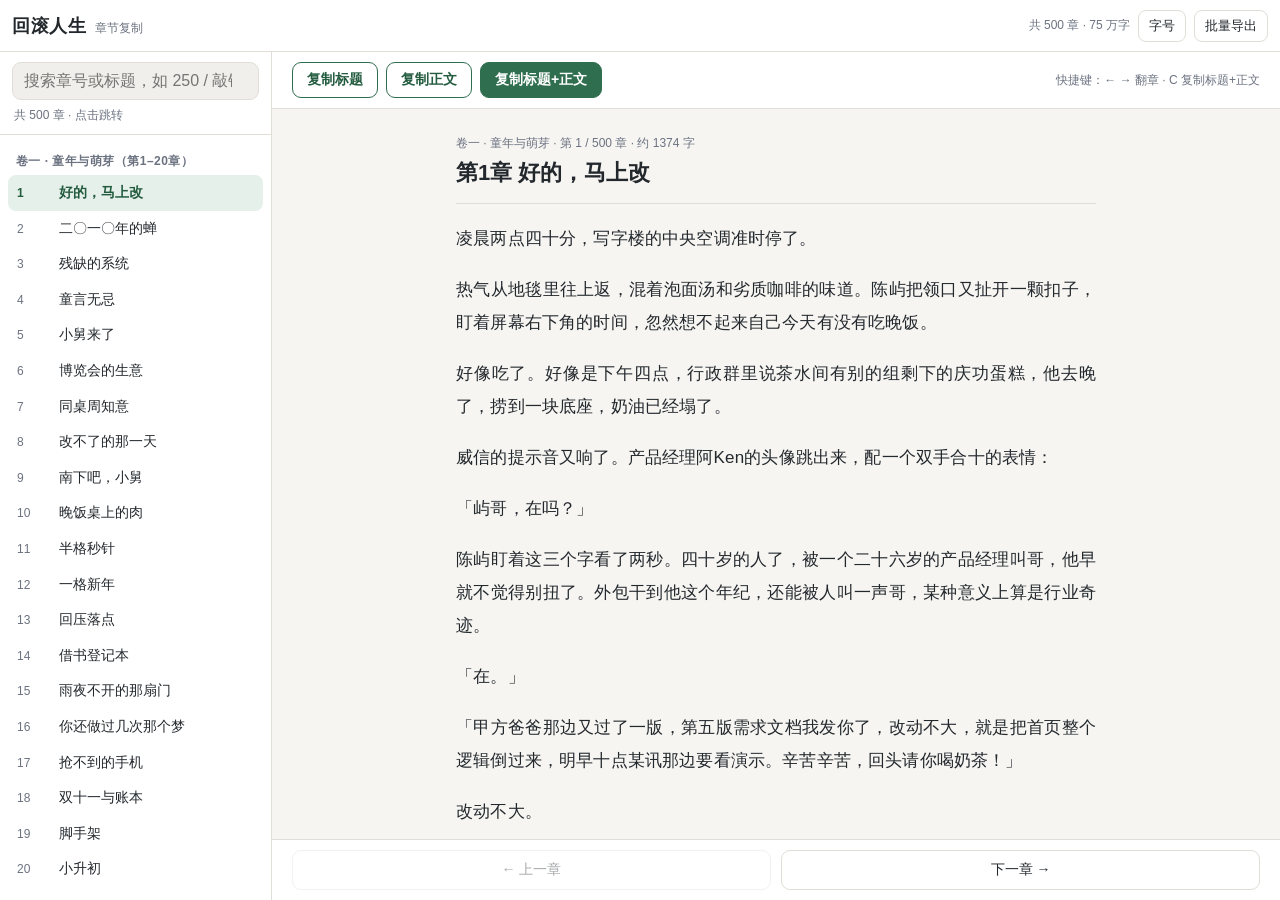
<file: index.html>
<!DOCTYPE html>
<html lang="zh-CN">
<head>
<meta charset="utf-8">
<meta name="viewport" content="width=device-width, initial-scale=1">
<meta http-equiv="refresh" content="0; url=docs/">
<link rel="canonical" href="docs/">
<title>回滚人生 · 章节复制</title>
<style>
  body { font-family: -apple-system, "PingFang SC", "Microsoft YaHei", sans-serif;
         display: grid; place-items: center; height: 100vh; margin: 0; color: #23282d; }
  a { color: #2f6f4f; }
</style>
</head>
<body>
<p>正在前往《回滚人生》阅读器…<br>
<a href="docs/">docs 路径</a> ·
<a href="novels/rollback-life/reader/">源路径</a></p>
</body>
</html>
</file>
<file: docs/assets/styles.css>
:root {
  --bg: #f6f5f2;
  --surface: #ffffff;
  --surface-2: #f0efeb;
  --border: #e0ded7;
  --text: #23282d;
  --text-soft: #6b7280;
  --accent: #2f6f4f;
  --accent-strong: #245c40;
  --accent-soft: #e6f0ea;
  --shadow: 0 1px 2px rgba(24, 28, 32, .06), 0 8px 24px rgba(24, 28, 32, .06);
  --reader-size: 17px;
  --topbar-h: 52px;
}

@media (prefers-color-scheme: dark) {
  :root {
    --bg: #16191c;
    --surface: #1e2226;
    --surface-2: #24292e;
    --border: #333a41;
    --text: #e6e6e3;
    --text-soft: #9aa3ab;
    --accent: #5fae86;
    --accent-strong: #74c39a;
    --accent-soft: #23342c;
    --shadow: 0 1px 2px rgba(0, 0, 0, .3), 0 8px 24px rgba(0, 0, 0, .25);
  }
}

* { box-sizing: border-box; }

/* 作者样式里的 display 会盖掉 hidden 属性，这里统一兜底 */
[hidden] { display: none !important; }

html, body {
  margin: 0;
  padding: 0;
  height: 100%;
}

body {
  background: var(--bg);
  color: var(--text);
  font-family: -apple-system, BlinkMacSystemFont, "Segoe UI", "PingFang SC",
    "Hiragino Sans GB", "Microsoft YaHei", "Source Han Sans SC", "Noto Sans CJK SC", sans-serif;
  -webkit-text-size-adjust: 100%;
  overflow: hidden;
}

button, input { font: inherit; color: inherit; }

/* ---------- 顶栏 ---------- */
.topbar {
  height: var(--topbar-h);
  display: flex;
  align-items: center;
  gap: 10px;
  padding: 0 12px;
  background: var(--surface);
  border-bottom: 1px solid var(--border);
  position: relative;
  z-index: 30;
}

.brand { display: flex; align-items: baseline; gap: 8px; min-width: 0; }
.brand strong { font-size: 18px; letter-spacing: .04em; }
.brand-sub { font-size: 12px; color: var(--text-soft); }

.topbar-actions {
  margin-left: auto;
  display: flex;
  align-items: center;
  gap: 8px;
}

.stat { font-size: 12px; color: var(--text-soft); }

.icon-btn {
  display: none;
  width: 36px;
  height: 36px;
  border: 1px solid var(--border);
  border-radius: 8px;
  background: var(--surface);
  cursor: pointer;
}

.ghost-btn {
  border: 1px solid var(--border);
  background: var(--surface);
  border-radius: 8px;
  padding: 6px 10px;
  font-size: 13px;
  cursor: pointer;
}
.ghost-btn:hover { background: var(--surface-2); }

/* ---------- 布局 ---------- */
.layout {
  display: flex;
  height: calc(100% - var(--topbar-h));
}

.sidebar {
  width: 272px;
  flex: none;
  background: var(--surface);
  border-right: 1px solid var(--border);
  display: flex;
  flex-direction: column;
  min-height: 0;
}

.side-head { padding: 10px 12px; border-bottom: 1px solid var(--border); }

#search {
  width: 100%;
  padding: 9px 11px;
  border: 1px solid var(--border);
  border-radius: 9px;
  background: var(--surface-2);
  outline: none;
}
#search:focus { border-color: var(--accent); background: var(--surface); }

.side-meta { margin: 7px 2px 0; font-size: 12px; color: var(--text-soft); }

.chapter-list { flex: 1; overflow-y: auto; padding: 6px 8px 24px; -webkit-overflow-scrolling: touch; }

.vol-head {
  padding: 12px 8px 5px;
  font-size: 12px;
  font-weight: 600;
  color: var(--text-soft);
  letter-spacing: .04em;
}

.chapter-item {
  display: flex;
  gap: 8px;
  width: 100%;
  text-align: left;
  padding: 8px 9px;
  border: 0;
  border-radius: 8px;
  background: none;
  cursor: pointer;
  line-height: 1.4;
}
.chapter-item:hover { background: var(--surface-2); }
.chapter-item.active { background: var(--accent-soft); color: var(--accent-strong); font-weight: 600; }
.chapter-item .num {
  flex: none;
  min-width: 34px;
  font-variant-numeric: tabular-nums;
  font-size: 12px;
  color: var(--text-soft);
  padding-top: 2px;
}
.chapter-item.active .num { color: var(--accent-strong); }
.chapter-item .name { font-size: 14px; }
.hidden { display: none !important; }

/* ---------- 正文区 ---------- */
.main {
  flex: 1;
  min-width: 0;
  display: flex;
  flex-direction: column;
  overflow: hidden;
}

.copybar {
  display: flex;
  align-items: center;
  gap: 8px;
  flex-wrap: wrap;
  padding: 10px 20px;
  background: var(--surface);
  border-bottom: 1px solid var(--border);
}

.copybar-hint { margin-left: auto; font-size: 12px; color: var(--text-soft); }

.copy-btn {
  border: 1px solid var(--accent);
  color: var(--accent-strong);
  background: var(--surface);
  border-radius: 9px;
  padding: 8px 14px;
  font-size: 14px;
  font-weight: 600;
  cursor: pointer;
  transition: background .12s, color .12s;
}
.copy-btn:hover { background: var(--accent-soft); }
.copy-btn.primary { background: var(--accent); border-color: var(--accent); color: #fff; }
.copy-btn.primary:hover { background: var(--accent-strong); }
.copy-btn.done { background: var(--accent-strong); border-color: var(--accent-strong); color: #fff; }

.reader {
  flex: 1;
  overflow-y: auto;
  padding: 26px 20px 64px;
  -webkit-overflow-scrolling: touch;
}

.reader-inner { max-width: 40em; margin: 0 auto; }

.chapter-meta { font-size: 12px; color: var(--text-soft); margin: 0 0 6px; }

.chapter-title {
  font-size: 22px;
  line-height: 1.4;
  margin: 0 0 18px;
  padding-bottom: 14px;
  border-bottom: 1px solid var(--border);
}

.chapter-note {
  margin: 0 0 20px;
  padding: 10px 14px;
  background: var(--surface-2);
  border-left: 3px solid var(--border);
  border-radius: 0 8px 8px 0;
  font-size: 13px;
  color: var(--text-soft);
  white-space: pre-wrap;
}

.chapter-body p {
  margin: 0 0 1.05em;
  font-size: var(--reader-size);
  line-height: 1.95;
  letter-spacing: .01em;
  text-align: justify;
  word-break: break-word;
}

.loading, .error { color: var(--text-soft); text-align: center; padding: 40px 0; }
.error { color: #c0392b; }

.pager {
  display: flex;
  gap: 10px;
  padding: 10px 20px;
  border-top: 1px solid var(--border);
  background: var(--surface);
}

.page-btn {
  flex: 1;
  padding: 10px;
  border: 1px solid var(--border);
  border-radius: 9px;
  background: var(--surface);
  cursor: pointer;
  font-size: 14px;
}
.page-btn:hover:not(:disabled) { background: var(--surface-2); }
.page-btn:disabled { opacity: .4; cursor: not-allowed; }

/* ---------- 批量导出 ---------- */
.export-panel {
  position: fixed;
  inset: 0;
  z-index: 60;
  display: flex;
  align-items: center;
  justify-content: center;
  padding: 16px;
  background: rgba(15, 18, 20, .45);
}

.export-card {
  width: min(440px, 100%);
  background: var(--surface);
  border: 1px solid var(--border);
  border-radius: 14px;
  box-shadow: var(--shadow);
  padding: 20px;
}
.export-card h2 { margin: 0 0 14px; font-size: 17px; }
.export-row { display: flex; gap: 12px; flex-wrap: wrap; }
.export-row label { font-size: 14px; color: var(--text-soft); }
.export-row input {
  width: 84px;
  padding: 7px 9px;
  border: 1px solid var(--border);
  border-radius: 8px;
  background: var(--surface-2);
  color: var(--text);
}
.export-check { display: block; margin: 14px 0 6px; font-size: 14px; }
.export-meta { margin: 4px 0 16px; font-size: 12px; color: var(--text-soft); min-height: 1.2em; }
.export-actions { display: flex; gap: 8px; flex-wrap: wrap; justify-content: flex-end; }

/* ---------- 提示 ---------- */
.toast {
  position: fixed;
  left: 50%;
  bottom: 84px; /* 让开底部的翻页栏 */
  transform: translate(-50%, 12px);
  background: #23282d;
  color: #fff;
  padding: 10px 18px;
  border-radius: 999px;
  font-size: 14px;
  box-shadow: var(--shadow);
  opacity: 0;
  pointer-events: none;
  transition: opacity .16s, transform .16s;
  z-index: 80;
  max-width: 86vw;
  text-align: center;
}
.toast.show { opacity: 1; transform: translate(-50%, 0); }
.toast.error { background: #b03a2e; }

.scrim { position: fixed; inset: 0; background: rgba(15, 18, 20, .4); z-index: 20; }

/* ---------- 移动端 ---------- */
@media (max-width: 760px) {
  .icon-btn { display: inline-flex; align-items: center; justify-content: center; }
  .brand-sub, .copybar-hint, .stat { display: none; }

  .sidebar {
    position: fixed;
    top: var(--topbar-h);
    bottom: 0;
    left: 0;
    width: min(84vw, 320px);
    z-index: 25;
    transform: translateX(-102%);
    transition: transform .2s ease;
    box-shadow: var(--shadow);
  }
  .sidebar.open { transform: translateX(0); }

  .copybar {
    order: 3;
    position: sticky;
    bottom: 0;
    border-top: 1px solid var(--border);
    border-bottom: 0;
    padding: 8px 10px calc(8px + env(safe-area-inset-bottom));
    gap: 6px;
  }
  .copy-btn { flex: 1; padding: 11px 6px; font-size: 14px; }
  .reader { order: 1; padding: 18px 16px 24px; }
  .pager { order: 2; padding: 8px 10px; border-top: 1px solid var(--border); }
  .chapter-title { font-size: 20px; }
  .main { flex-direction: column; }
  .toast { bottom: calc(140px + env(safe-area-inset-bottom)); }
}
</file>
